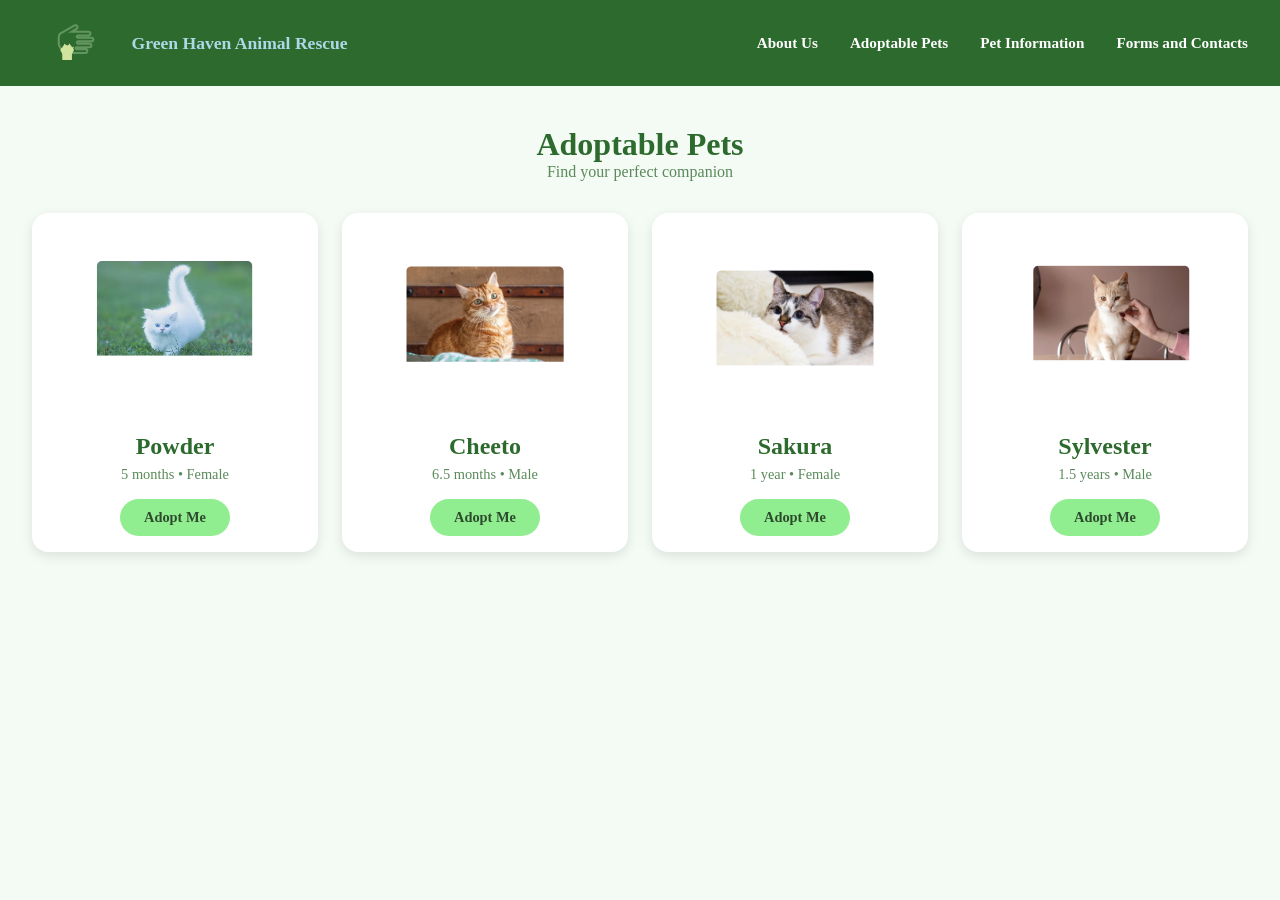
<file: adoptpets.html>
<!DOCTYPE html>
<html lang="en">
    <head>
        <meta charset="UTF-8">
        <meta name="viewport" content="width=device-width, initial-scale=1.0">
        <title>Adoptable Pets</title>
        <link rel="stylesheet" href="adopt.css">
      </head>
      <body>
      
        <header>
          <nav class="navbar">
            <div class="logo-group">
              <a href="index.html"><img class="logo" src="images/SVG/hand logo.svg" alt="Logo"></a>
              <p>Green Haven Animal Rescue</p>
            </div>
            <ul class="nav-links">
              <li><a href="aboutus.html">About Us</a></li>
              <li><a href="adoptpets.html">Adoptable Pets</a></li>
              <li><a href="petinfo.html">Pet Information</a></li>
              <li><a href="formscontacts.html">Forms and Contacts</a></li>
            </ul>
          </nav>
        </header>
      
        <main>
          <h1 class="page-title">Adoptable Pets</h1>
          <p class="page-subtitle">Find your perfect companion</p>
      
          <div class="pet-grid">
      
            <div class="pet-card">
              <img src="images/SVG/cat 1.svg" alt="Powder">
              <div class="pet-info">
                <h2>Powder</h2>
                <p class="pet-detail">5 months &bull; Female</p>
                <a class="adopt-btn" href="formscontacts.html">Adopt Me</a>
              </div>
            </div>
      
            <div class="pet-card">
              <img src="images/SVG/cat 2.svg" alt="Cheeto">
              <div class="pet-info">
                <h2>Cheeto</h2>
                <p class="pet-detail">6.5 months &bull; Male</p>
                <a class="adopt-btn" href="formscontacts.html">Adopt Me</a>
              </div>
            </div>
      
            <div class="pet-card">
              <img src="images/SVG/Artboard 3.svg" alt="Sakura">
              <div class="pet-info">
                <h2>Sakura</h2>
                <p class="pet-detail">1 year &bull; Female</p>
                <a class="adopt-btn" href="formscontacts.html">Adopt Me</a>
              </div>
            </div>
      
            <div class="pet-card">
              <img src="images/SVG/Artboard 4.svg" alt="Sylvester">
              <div class="pet-info">
                <h2>Sylvester</h2>
                <p class="pet-detail">1.5 years &bull; Male</p>
                <a class="adopt-btn" href="formscontacts.html">Adopt Me</a>
              </div>
            </div>
      
          </div>
        </main>
      
      </body>
    
</body>
</html>
</file>
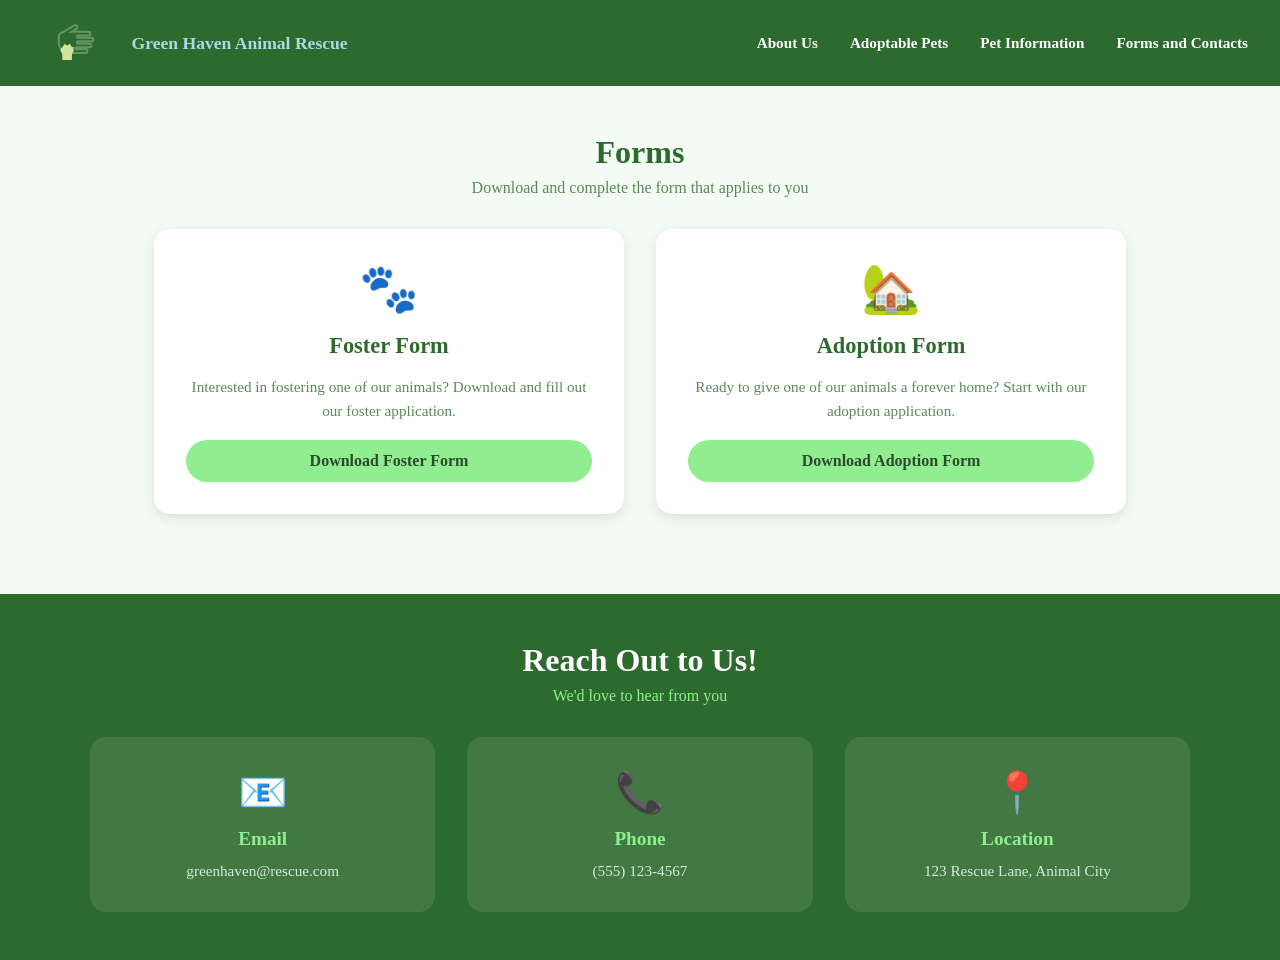
<file: formscontacts.html>
<!DOCTYPE html>
<html lang="en">
<head>
    <meta charset="UTF-8">
    <meta name="viewport" content="width=device-width, initial-scale=1.0">
    <title>Form Information and Contacts</title>
</head>
<body>
    <head>
        <meta charset="UTF-8">
        <meta name="viewport" content="width=device-width, initial-scale=1.0">
        <title>Forms and Contacts</title>
        <link rel="stylesheet" href="formscontacts.css"><!--This should be in the head above. You can only have one head.-->
      </head>
      <body>
      
        <header>
          <nav class="navbar">
            <div class="logo-group">
              <a href="index.html"><img class="logo" src="images/SVG/hand logo.svg" alt="Logo"></a>
              <p>Green Haven Animal Rescue</p>
            </div>
            <ul class="nav-links">
              <li><a href="aboutus.html">About Us</a></li>
              <li><a href="adoptpets.html">Adoptable Pets</a></li>
              <li><a href="petinfo.html">Pet Information</a></li>
              <li><a href="formscontacts.html">Forms and Contacts</a></li>
            </ul>
          </nav>
        </header>
      
        <main>
      
          <section class="forms-section">
            <h2 class="section-title">Forms</h2>
            <p class="section-subtitle">Download and complete the form that applies to you</p>
      
            <div class="forms-grid">
      
              <div class="form-card">
                <div class="form-icon">🐾</div>
                <h3>Foster Form</h3>
                <p>Interested in fostering one of our animals? Download and fill out our foster application.</p>
                <a class="form-btn" href="Fosterform.html">Download Foster Form</a>
              </div>
      
              <div class="form-card">
                <div class="form-icon">🏡</div>
                <h3>Adoption Form</h3>
                <p>Ready to give one of our animals a forever home? Start with our adoption application.</p>
                <a class="form-btn" href="adoptionform.html">Download Adoption Form</a>
              </div>
      
            </div>
          </section>
      
          <section class="contact-section">
            <h2 class="section-title">Reach Out to Us!</h2>
            <p class="section-subtitle">We'd love to hear from you</p>
      
            <div class="contact-grid">
      
              <div class="contact-card">
                <span class="contact-icon">📧</span>
                <h3>Email</h3>
                <p>greenhaven@rescue.com</p>
              </div>
      
              <div class="contact-card">
                <span class="contact-icon">📞</span>
                <h3>Phone</h3>
                <p>(555) 123-4567</p>
              </div>
      
              <div class="contact-card">
                <span class="contact-icon">📍</span>
                <h3>Location</h3>
                <p>123 Rescue Lane, Animal City</p>
              </div>
      
            </div>
          </section>
      
        </main>
      
      </body>
    
</body>
</html>
</file>
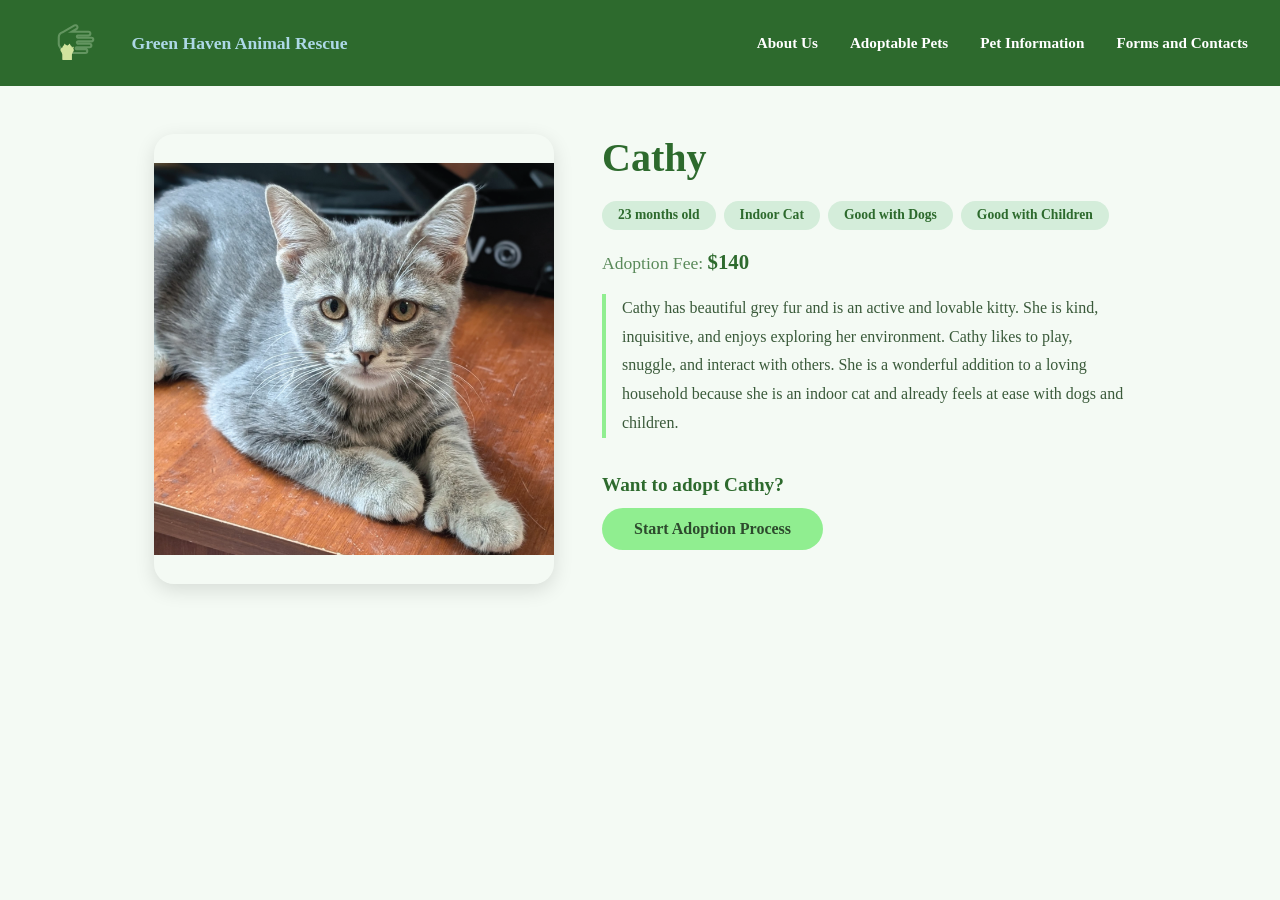
<file: petinfo.html>
<!DOCTYPE html>
<html lang="en">
<head>
    <meta charset="UTF-8">
    <meta name="viewport" content="width=device-width, initial-scale=1.0">
    <link rel="stylesheet" >
    <title>Pet Information</title>
</head>
<body>
    <head>
        <meta charset="UTF-8">
        <meta name="viewport" content="width=device-width, initial-scale=1.0">
        <title>Pet Information</title>
        <link rel="stylesheet" href="petinfo.css"><!--This should be in the head above. You can only have one head.-->
      </head>
      <body>
      
        <header>
          <nav class="navbar">
            <div class="logo-group">
              <a href="index.html"><img class="logo" src="images/SVG/hand logo.svg" alt="Logo"></a>
              <p>Green Haven Animal Rescue</p>
            </div>
            <ul class="nav-links">
              <li><a href="aboutus.html">About Us</a></li>
              <li><a href="adoptpets.html">Adoptable Pets</a></li>
              <li><a href="petinfo.html">Pet Information</a></li>
              <li><a href="formscontacts.html">Forms and Contacts</a></li>
            </ul>
          </nav>
        </header>
      
        <main>
          <div class="pet-profile">
      
            <img class="pet-image" src="images/SVG/Adopt us cat.svg" alt="Cathy">
      
            <div class="pet-details">
              <h1 class="pet-name">Cathy</h1>
      
              <div class="pet-tags">
                <span class="tag">23 months old</span>
                <span class="tag">Indoor Cat</span>
                <span class="tag">Good with Dogs</span>
                <span class="tag">Good with Children</span>
              </div>
      
              <p class="pet-price">Adoption Fee: <strong>$140</strong></p>
      
              <p class="pet-bio">Cathy has beautiful grey fur and is an active and lovable kitty. She is kind, inquisitive, and enjoys exploring her environment. Cathy likes to play, snuggle, and interact with others. She is a wonderful addition to a loving household because she is an indoor cat and already feels at ease with dogs and children.</p>
      
              <div class="adopt-section">
                <p class="adopt-cta">Want to adopt Cathy?</p>
                <a class="adopt-btn" href="formscontacts.html">Start Adoption Process</a>
              </div>
      
            </div>
          </div>
        </main>
      
      </body>
    
</body><!--Only one </body> needed. -->
</html>
</file>
<file: adopt.css>
* {
    margin: 0;
    padding: 0;
    box-sizing: border-box;
  }
  
  body {
    font-family: Georgia, serif;
    background-color: #f4faf4;
    color: #2d4a2d;
  }
  
  /* --- NAVBAR --- */
  .navbar {
    display: flex;
    align-items: center;
    padding: 1rem 2rem;
    background-color: #2d6a2d;
  }
  
  .logo-group {
    display: flex;
    align-items: center;
    gap: 0.75rem;
  }
  
  .logo-group p {
    font-weight: 800;
    color: lightblue;
    font-size: 1.1rem;
  }
  
  .logo {
    height: 50px;
    width: auto;
  }
  
  .nav-links {
    display: flex;
    list-style: none;
    margin-left: auto;
    gap: 2rem;
    padding: 0;
  }
  
  .nav-links a {
    color: white;
    text-decoration: none;
    font-weight: bold;
    font-size: 0.95rem;
  }
  
  .nav-links a:hover {
    color: lightgreen;
  }
  
  /* --- PAGE TITLE --- */
  .page-title {
    text-align: center;
    margin-top: 2.5rem;
    font-size: 2rem;
    color: #2d6a2d;
  }
  
  .page-subtitle {
    text-align: center;
    color: #5a8a5a;
    margin-bottom: 2rem;
    font-size: 1rem;
  }
  
  /* --- PET GRID --- */
  .pet-grid {
    display: grid;
    grid-template-columns: repeat(4, 1fr);
    gap: 1.5rem;
    padding: 0 2rem 3rem;
  }
  
  /* --- PET CARD --- */
  .pet-card {
    background-color: white;
    border-radius: 16px;
    box-shadow: 0 4px 12px rgba(0, 0, 0, 0.1);
    overflow: hidden;
    text-align: center;
    transition: transform 0.2s;
  }
  
  .pet-card:hover {
    transform: translateY(-5px);   /* subtle lift on hover */
  }
  
  .pet-card img {
    width: 100%;
    height: 200px;
    object-fit: cover;
  }
  
  .pet-info {
    padding: 1rem;
  }
  
  .pet-info h2 {
    color: #2d6a2d;
    margin-bottom: 0.4rem;
  }
  
  .pet-detail {
    color: #5a8a5a;
    font-size: 0.9rem;
    margin-bottom: 1rem;
  }
  
  /* --- ADOPT BUTTON --- */
  .adopt-btn {
    display: inline-block;
    background-color: lightgreen;
    color: #2d4a2d;
    text-decoration: none;
    padding: 0.6rem 1.5rem;
    border-radius: 50px;
    font-weight: bold;
    font-size: 0.9rem;
  }
  
  .adopt-btn:hover {
    background-color: #4CAF50;
    color: white;
  }
  
  /* --- MOBILE --- */
  @media (max-width: 768px) {
    .pet-grid {
      grid-template-columns: repeat(2, 1fr);
    }
  }
</file>
<file: formscontacts.css>
* {
    margin: 0;
    padding: 0;
    box-sizing: border-box;
  }
  
  body {
    font-family: Georgia, serif;
    background-color: #f4faf4;
    color: #2d4a2d;
  }
  
  /* --- NAVBAR --- */
  .navbar {
    display: flex;
    align-items: center;
    padding: 1rem 2rem;
    background-color: #2d6a2d;
  }
  
  .logo-group {
    display: flex;
    align-items: center;
    gap: 0.75rem;
  }
  
  .logo-group p {
    font-weight: 800;
    color: lightblue;
    font-size: 1.1rem;
  }
  
  .logo {
    height: 50px;
    width: auto;
  }
  
  .nav-links {
    display: flex;
    list-style: none;
    margin-left: auto;
    gap: 2rem;
    padding: 0;
  }
  
  .nav-links a {
    color: white;
    text-decoration: none;
    font-weight: bold;
    font-size: 0.95rem;
  }
  
  .nav-links a:hover {
    color: lightgreen;
  }
  
  /* --- SHARED SECTION STYLES --- */
  .section-title {
    text-align: center;
    font-size: 2rem;
    color: #2d6a2d;
    margin-bottom: 0.5rem;
  }
  
  .section-subtitle {
    text-align: center;
    color: #5a8a5a;
    margin-bottom: 2rem;
    font-size: 1rem;
  }
  
  /* --- FORMS SECTION --- */
  .forms-section {
    padding: 3rem 4rem;
    max-width: 1100px;
    margin: 0 auto;
  }
  
  .forms-grid {
    display: grid;
    grid-template-columns: repeat(2, 1fr);
    gap: 2rem;
  }
  
  .form-card {
    background-color: white;
    border-radius: 16px;
    box-shadow: 0 4px 12px rgba(0, 0, 0, 0.1);
    padding: 2rem;
    text-align: center;
    display: flex;
    flex-direction: column;
    gap: 1rem;
    transition: transform 0.2s;
  }
  
  .form-card:hover {
    transform: translateY(-5px);
  }
  
  .form-icon {
    font-size: 3rem;
  }
  
  .form-card h3 {
    font-size: 1.4rem;
    color: #2d6a2d;
  }
  
  .form-card p {
    color: #5a8a5a;
    line-height: 1.6;
    font-size: 0.95rem;
  }
  
  .form-btn {
    display: inline-block;
    background-color: lightgreen;
    color: #2d4a2d;
    text-decoration: none;
    padding: 0.75rem 1.5rem;
    border-radius: 50px;
    font-weight: bold;
    margin-top: auto;
  }
  
  .form-btn:hover {
    background-color: #4CAF50;
    color: white;
  }
  
  /* --- CONTACT SECTION --- */
  .contact-section {
    background-color: #2d6a2d;
    padding: 3rem 4rem;
    margin-top: 2rem;
  }
  
  .contact-section .section-title {
    color: white;
  }
  
  .contact-section .section-subtitle {
    color: lightgreen;
  }
  
  .contact-grid {
    display: grid;
    grid-template-columns: repeat(3, 1fr);
    gap: 2rem;
    max-width: 1100px;
    margin: 0 auto;
  }
  
  .contact-card {
    background-color: rgba(255, 255, 255, 0.1);
    border-radius: 16px;
    padding: 2rem;
    text-align: center;
    color: white;
    display: flex;
    flex-direction: column;
    gap: 0.75rem;
  }
  
  .contact-icon {
    font-size: 2.5rem;
  }
  
  .contact-card h3 {
    font-size: 1.2rem;
    color: lightgreen;
  }
  
  .contact-card p {
    font-size: 0.95rem;
    color: #d4edda;
  }
  
  /* --- MOBILE --- */
  @media (max-width: 768px) {
    .forms-grid {
      grid-template-columns: 1fr;
    }
  
    .contact-grid {
      grid-template-columns: 1fr;
    }
  
    .forms-section,
    .contact-section {
      padding: 2rem;
    }
  }
</file>
<file: petinfo.css>
* {
    margin: 0;
    padding: 0;
    box-sizing: border-box;
  }
  
  body {
    font-family: Georgia, serif;
    background-color: #f4faf4;
    color: #2d4a2d;
  }
  
  /* --- NAVBAR --- */
  .navbar {
    display: flex;
    align-items: center;
    padding: 1rem 2rem;
    background-color: #2d6a2d;
  }
  
  .logo-group {
    display: flex;
    align-items: center;
    gap: 0.75rem;
  }
  
  .logo-group p {
    font-weight: 800;
    color: lightblue;
    font-size: 1.1rem;
  }
  
  .logo {
    height: 50px;
    width: auto;
  }
  
  .nav-links {
    display: flex;
    list-style: none;
    margin-left: auto;
    gap: 2rem;
    padding: 0;
  }
  
  .nav-links a {
    color: white;
    text-decoration: none;
    font-weight: bold;
    font-size: 0.95rem;
  }
  
  .nav-links a:hover {
    color: lightgreen;
  }
  
  /* --- PET PROFILE --- */
  .pet-profile {
    display: flex;
    align-items: flex-start;
    gap: 3rem;
    padding: 3rem 4rem;
    max-width: 1100px;
    margin: 0 auto;
  }
  
  .pet-image {
    width: 400px;
    height: 450px;
    object-fit: cover;
    border-radius: 20px;
    box-shadow: 0 6px 20px rgba(0, 0, 0, 0.12);
    flex-shrink: 0;        /* stops image from shrinking */
  }
  
  /* --- PET DETAILS --- */
  .pet-details {
    display: flex;
    flex-direction: column;
    gap: 1.25rem;
  }
  
  .pet-name {
    font-size: 2.5rem;
    color: #2d6a2d;
  }
  
  /* --- TAGS --- */
  .pet-tags {
    display: flex;
    flex-wrap: wrap;
    gap: 0.5rem;
  }
  
  .tag {
    background-color: #d4edda;
    color: #2d6a2d;
    padding: 0.4rem 1rem;
    border-radius: 50px;
    font-size: 0.85rem;
    font-weight: bold;
  }
  
  /* --- PRICE --- */
  .pet-price {
    font-size: 1.1rem;
    color: #5a8a5a;
  }
  
  .pet-price strong {
    color: #2d6a2d;
    font-size: 1.3rem;
  }
  
  /* --- BIO --- */
  .pet-bio {
    line-height: 1.8;
    font-size: 1rem;
    color: #3a5a3a;
    border-left: 4px solid lightgreen;
    padding-left: 1rem;
  }
  
  /* --- ADOPT SECTION --- */
  .adopt-section {
    margin-top: 1rem;
  }
  
  .adopt-cta {
    font-size: 1.2rem;
    font-weight: bold;
    color: #2d6a2d;
    margin-bottom: 0.75rem;
  }
  
  .adopt-btn {
    display: inline-block;
    background-color: lightgreen;
    color: #2d4a2d;
    text-decoration: none;
    padding: 0.75rem 2rem;
    border-radius: 50px;
    font-weight: bold;
    font-size: 1rem;
  }
  
  .adopt-btn:hover {
    background-color: #4CAF50;
    color: white;
  }
  
  /* --- MOBILE --- */
  @media (max-width: 768px) {
    .pet-profile {
      flex-direction: column;
      padding: 2rem;
    }
  
    .pet-image {
      width: 100%;
      height: 300px;
    }
  }
</file>
